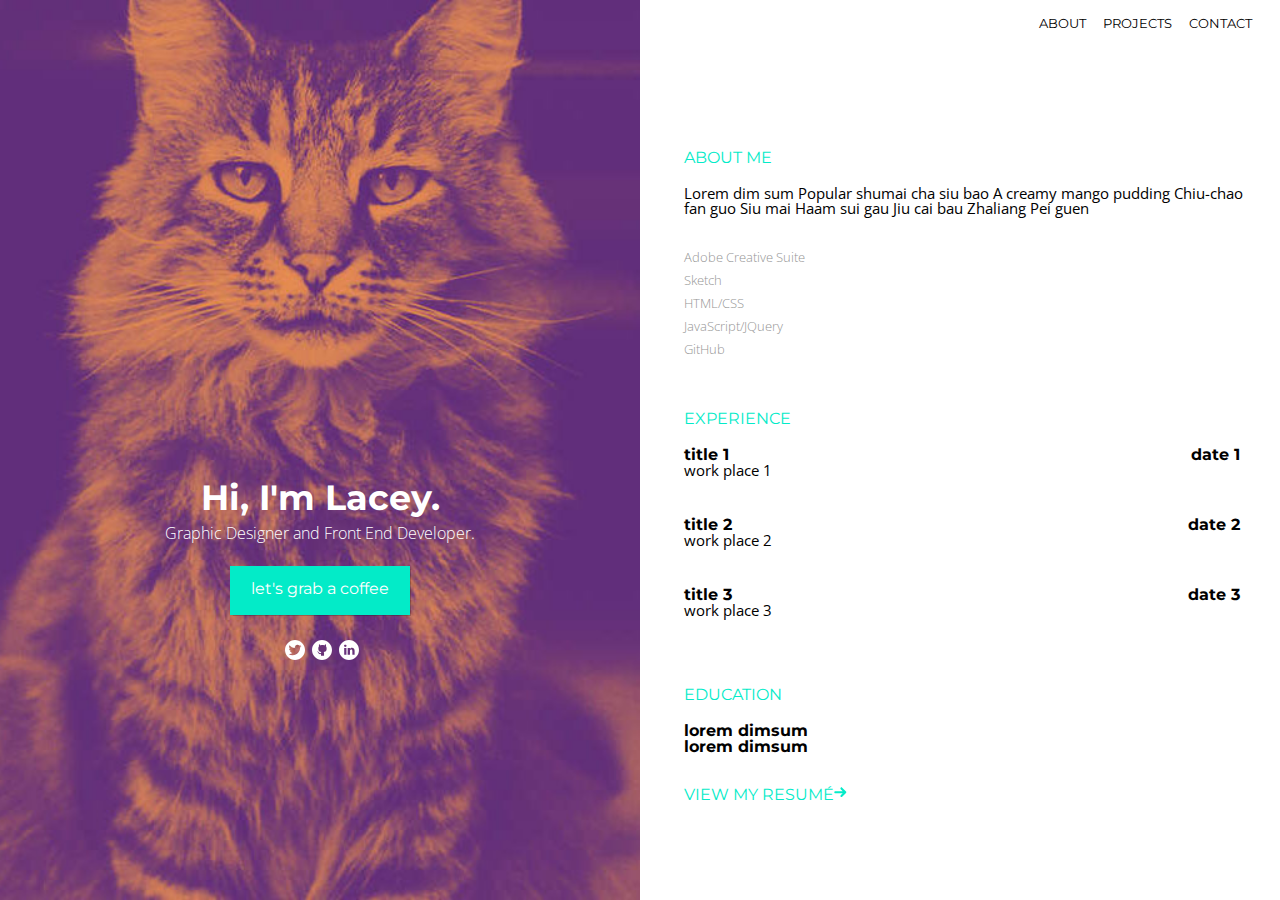
<file: 160816_mod1_portfolio/index.html>
<!DOCTYPE html>
<html>
  <head>
    <title>Lacey Knaff &mdash; Graphic Designer and Front End Developer</title>
    <link rel="stylesheet" href="reset.css">
    <link href="https://fonts.googleapis.com/css?family=Montserrat:400,700|Open+Sans:300,400,600" rel="stylesheet">
    <link rel="stylesheet" href="styles.css">
  </head>

  <body>
    <section class="left">
      <div class="main-info">
        <h1><em>Hi, I'm Lacey.</em></h1>
        <h3>Graphic Designer and Front End Developer.</h3>
        <a href="#" class="button">let's grab a coffee</a>
        <footer class="social">
          <img src="IMGS/twitter.svg" class="social-icon" alt="twitter" />
          <img src="IMGS/gitHub.svg" class="social-icon" alt="git hub" />
          <img src="IMGS/linkedin.svg" class="social-icon" alt="linkedin" />
        </footer>
      </div>
    </section>

    <section class="right">
      <nav>
        <ul>
          <li>About</li>
          <li>Projects</li>
          <li>Contact</li>
        </ul>
      </nav>

      <section class="about-me">
        <h4>About Me</h4>
        <p>Lorem dim sum Popular shumai cha siu bao A creamy mango pudding Chiu-chao fan guo Siu mai Haam sui gau Jiu cai bau Zhaliang Pei guen</p>
        <ul class="skills">
          <li><span>Adobe Creative Suite</span></li>
          <li><span>Sketch</span></li>
          <li><span>HTML/CSS</span></li>
          <li><span>JavaScript/JQuery</span></li>
          <li><span>GitHub</span></li>
        </ul>
      </section>


      <section class="experience">
        <h4>Experience</h4>

        <div class="work-experience">
          <div class="work-description">
            <h5>title 1</h5>
            <p>work place 1</p>
          </div>
          <div class="work-year">
            <h5>date 1</h5>
          </div>
        </div>

        <div class="work-experience">
          <div class="work-description">
            <h5>title 2</h5>
            <p>work place 2</p>
          </div>
          <div class="work-year">
            <h5>date 2</h5>
          </div>
        </div>

        <div class="work-experience">
          <div class="work-description">
            <h5>title 3</h5>
            <p>work place 3</p>
          </div>
          <div class="work-year">
            <h5>date 3</h5>
          </div>
        </div>
      </section>

      <section class="education">
        <h4>Education</h4>
        <h5>lorem dimsum</h5>
        <h5>lorem dimsum</h5>
      </section>

        <a href="#2" class="button-resume"><em></em>view my resum&eacute;</em><img src="IMGS/arrow.svg" class="arrow" alt="arrow"/></a>
    </section>

  </body>
</html>
</file>
<file: 160816_mod1_portfolio/styles.css>
body {
  font-family: 'Open Sans', sans-serif;
  width: 100%;
  margin: 0;
  padding: 0;
}
.main-info {
  margin: 75% 0 0 0;
  position: relative;
}
h1 {
  font-family: 'Montserrat', sans-serif;
  font-weight: 700;
  font-size: 35px;
  margin: 10px;
}
h3 {
  margin: 0 0 15px;
  font-weight: 300;
  padding: 0 5px;
}
h4 {
  font-family: 'Montserrat', sans-serif;
  font-weight: 400;
  margin: 50px 0 0;
  color: #03EBC8;
  text-transform: uppercase;
  margin-bottom: 20px;
}
p {
  font-weight: 400;
  font-size: 15px;
}
.left {
  display: inline-block;
  background: url('IMGS/kitty.jpg') no-repeat;
  background-size: cover;
  position: absolute;
  background-position: center;
  width: 50%;
  min-height: 490px;
  text-align: center;
  color: #fff;
}
.right {
  display: inline-block;
  padding: 0 20px 20px;
}
footer {
  height: 25px;
  margin-top: 15px;
}
.social-icon {
  width: 20px;
  height: 20px;
  padding-left: 3px;
  display: inline-block;
}
.button {
  font-family: 'Montserrat', sans-serif;
  font-weight: 400;
  padding: 15px 10px 9px 10px;
  display: inline-block;
  height: 25px;
  width: 160px;
  margin: 10px 0;
  background-color: #03EBC8;
  color: #fff;
  text-decoration: none;
  box-shadow: .5px .5px 1px rgba(0, 0, 0, 0.2);
}
.button:hover {
  background-color: #fff;
  color: #03EBC8;
}
nav {
  font-family: 'Montserrat', sans-serif;
  font-weight: 400;
  font-size: 13px;
  text-transform: uppercase;
  display: block;
  position: fixed;
  background: #fff;
  width: 50%;
  height: 50px;
  text-align: right;
}
nav ul {
  margin: 10px 65px 0 0;
}
nav li {
  display: inline-block;
  padding: 7px;
}
li:hover {
  color: #03EBC8;
}
.skills li span {
  color:#969696;
}
.skills li {
  font-weight: 300;
  font-size: 13px;
  color: #03EBC8;
  padding: 5px 0;
}
.about-me {
  margin-top: 150px;
}
.about-me p {
  margin: 0 0 30px;
}
.work-experience {
  height: 50px;
  margin-bottom: 20px;
  margin-right: 20px;
}
.work-description {
  float: left;
}
.work-year {
  float: right;
}
h5 {
  font-family: 'Montserrat', sans-serif;
  font-weight: 700;
  margin: 0;
}
.work-description p {
  margin:0;
}
.button-resume {
  font-family: 'Montserrat', sans-serif;
  text-transform: uppercase;
  text-decoration: none;
  color: #03EBC8;
  margin-top: 30px;
  display: block;
}
.arrow {
  height: 15px;
}
@media (min-width: 770px) {
  .left {
    float: left;
    position: fixed;
    height: 100%;
    width: 50%;
    margin: 0;
  }
  .right {
    float: right;
    height: 100%;
    width: 45%;
    overflow-y: scroll;
    overflow-x: hidden;
  }
}
@media (min-width: 960px) {
}
</file>
